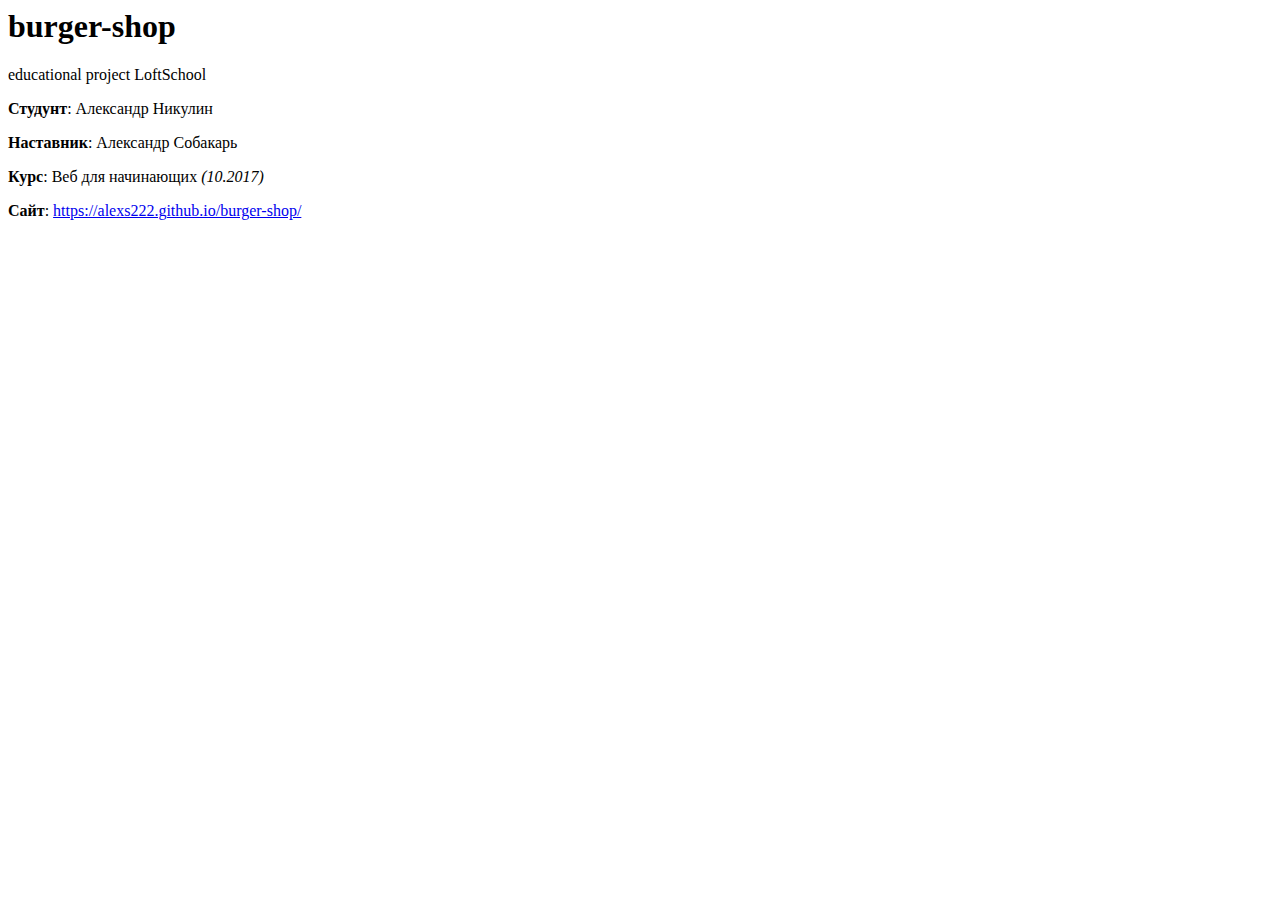
<file: README.html>
<html>
      <head>
        <meta charset="UTF-8">
        <title>README.md</title>
      </head>
      <body>
        <h1 id="burger-shop">burger-shop</h1>
<p>educational project LoftSchool</p>
<p><strong>Студунт</strong>: Александр Никулин</p>
<p><strong>Наставник</strong>: Александр Собакарь</p>
<p><strong>Курс</strong>: Веб для начинающих <em>(10.2017)</em></p>
<p><strong>Сайт</strong>: <a href="https://alexs222.github.io/burger-shop/">https://alexs222.github.io/burger-shop/</a></p>

      </body>
    </html>
</file>
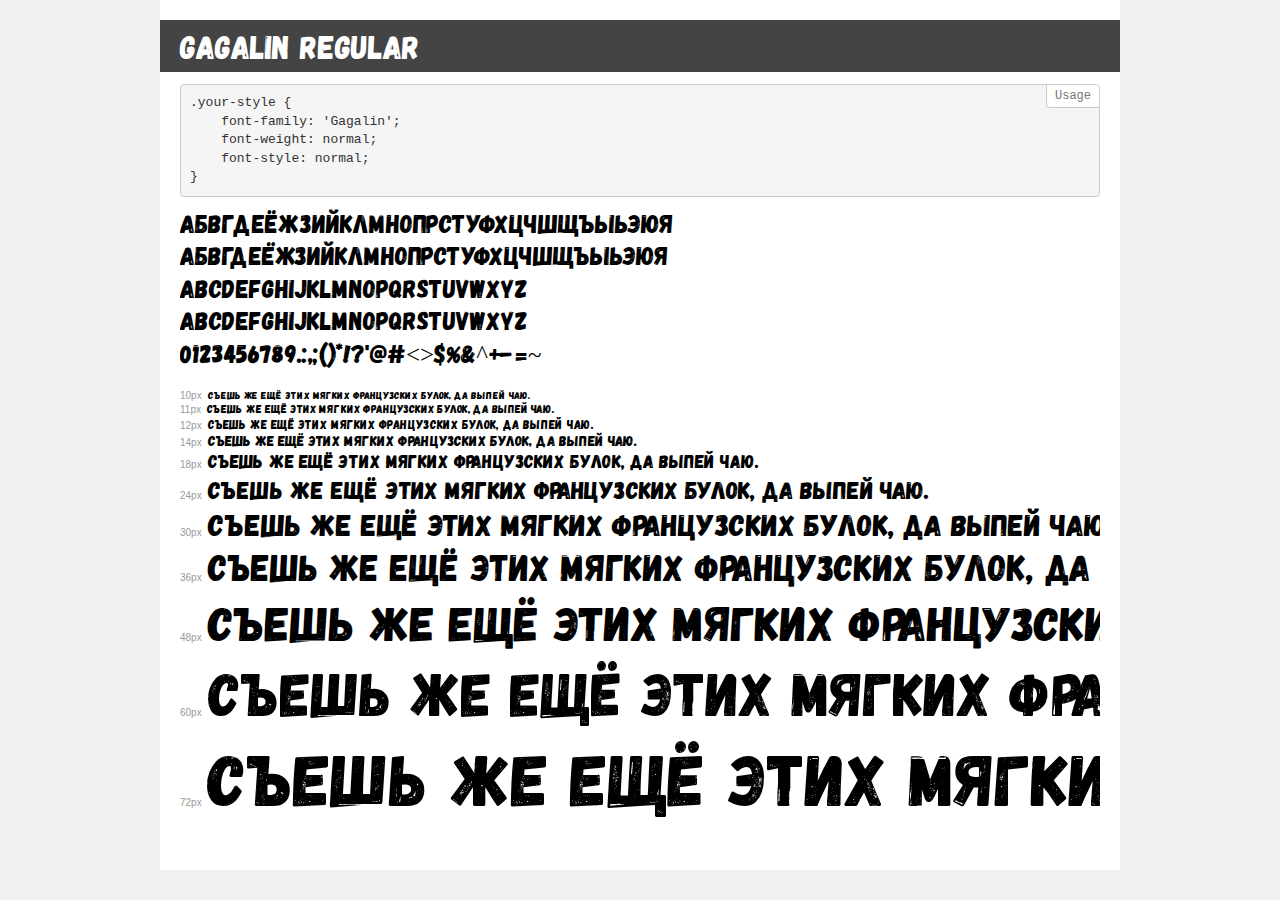
<file: fonts/gagalin/demo.html>
<!DOCTYPE html>
<html>
<head>
	<meta charset="utf-8">
	<meta http-equiv="X-UA-Compatible" content="IE=edge">
	<meta name="viewport" content="width=device-width, initial-scale=1">
	<meta name="robots" content="noindex, noarchive">
	<title>Transfonter demo</title>
	<link href="stylesheet.css" rel="stylesheet">
	<style>
		/*
		http://meyerweb.com/eric/tools/css/reset/
		v2.0 | 20110126
		License: none (public domain)
		*/
		html, body, div, span, applet, object, iframe,
		h1, h2, h3, h4, h5, h6, p, blockquote, pre,
		a, abbr, acronym, address, big, cite, code,
		del, dfn, em, img, ins, kbd, q, s, samp,
		small, strike, strong, sub, sup, tt, var,
		b, u, i, center,
		dl, dt, dd, ol, ul, li,
		fieldset, form, label, legend,
		table, caption, tbody, tfoot, thead, tr, th, td,
		article, aside, canvas, details, embed,
		figure, figcaption, footer, header, hgroup,
		menu, nav, output, ruby, section, summary,
		time, mark, audio, video {
			margin: 0;
			padding: 0;
			border: 0;
			font-size: 100%;
			font: inherit;
			vertical-align: baseline;
		}
		/* HTML5 display-role reset for older browsers */
		article, aside, details, figcaption, figure,
		footer, header, hgroup, menu, nav, section {
			display: block;
		}
		body {
			line-height: 1;
		}
		ol, ul {
			list-style: none;
		}
		blockquote, q {
			quotes: none;
		}
		blockquote:before, blockquote:after,
		q:before, q:after {
			content: '';
			content: none;
		}
		table {
			border-collapse: collapse;
			border-spacing: 0;
		}
		/* common styles */
		body {
			background: #f1f1f1;
			color: #000;
		}
		.page {
			background: #fff;
			width: 920px;
			margin: 0 auto;
			padding: 20px 20px 0 20px;
			overflow: hidden;
		}
		.font-container {
			overflow-x: auto;
			overflow-y: hidden;
			margin-bottom: 40px;
			line-height: 1.3;
			white-space: nowrap;
			padding-bottom: 5px;
		}
		h1 {
			position: relative;
			background: #444;
			font-size: 32px;
			color: #fff;
			padding: 10px 20px;
			margin: 0 -20px 12px -20px;
		}
		.letters {
			font-size: 25px;
			margin-bottom: 20px;
		}
		.s10:before {
			content: '10px';
		}
		.s11:before {
			content: '11px';
		}
		.s12:before {
			content: '12px';
		}
		.s14:before {
			content: '14px';
		}
		.s18:before {
			content: '18px';
		}
		.s24:before {
			content: '24px';
		}
		.s30:before {
			content: '30px';
		}
		.s36:before {
			content: '36px';
		}
		.s48:before {
			content: '48px';
		}
		.s60:before {
			content: '60px';
		}
		.s72:before {
			content: '72px';
		}
		.s10:before, .s11:before, .s12:before, .s14:before,
		.s18:before, .s24:before, .s30:before, .s36:before,
		.s48:before, .s60:before, .s72:before {
			font-family: Arial, sans-serif;
			font-size: 10px;
			font-weight: normal;
			font-style: normal;
			color: #999;
			padding-right: 6px;
		}
		pre {
			display: block;
			position: relative;
			padding: 9px;
			margin: 0 0 10px;
			font-family: Monaco, Menlo, Consolas, "Courier New", monospace !important;
			font-size: 13px;
			line-height: 1.428571429;
			color: #333;
			font-weight: normal !important;
			font-style: normal !important;
			background-color: #f5f5f5;
			border: 1px solid #ccc;
			overflow-x: auto;
			border-radius: 4px;
		}
		pre:after {
			display: block;
			position: absolute;
			right: 0;
			top: 0;
			content: 'Usage';
			line-height: 1;
			padding: 5px 8px;
			font-size: 12px;
			color: #767676;
			background-color: #fff;
			border: 1px solid #ccc;
			border-right: none;
			border-top: none;
			border-radius: 0 4px 0 4px;
			z-index: 10;
		}
		/* responsive */
		@media (max-width: 959px) {
			.page {
				width: auto;
				margin: 0;
			}
		}
	</style>
</head>
<body>
<div class="page">
	<div class="demo" style="font-family: 'Gagalin'; font-weight: normal; font-style: normal;">
		<h1>Gagalin Regular</h1>
		<pre>.your-style {
    font-family: 'Gagalin';
    font-weight: normal;
    font-style: normal;
}</pre>
		<div class="font-container">
			<p class="letters">
				абвгдеёжзийклмнопрстуфхцчшщъыьэюя <br />
				АБВГДЕЁЖЗИЙКЛМНОПРСТУФХЦЧШЩЪЫЬЭЮЯ <br />
				abcdefghijklmnopqrstuvwxyz <br />
				ABCDEFGHIJKLMNOPQRSTUVWXYZ <br />				0123456789.:,;()*!?'@#<>$%&^+-=~
			</p>
			<p class="s10" style="font-size: 10px;">Съешь же ещё этих мягких французских булок, да выпей чаю.</p>
			<p class="s11" style="font-size: 11px;">Съешь же ещё этих мягких французских булок, да выпей чаю.</p>
			<p class="s12" style="font-size: 12px;">Съешь же ещё этих мягких французских булок, да выпей чаю.</p>
			<p class="s14" style="font-size: 14px;">Съешь же ещё этих мягких французских булок, да выпей чаю.</p>
			<p class="s18" style="font-size: 18px;">Съешь же ещё этих мягких французских булок, да выпей чаю.</p>
			<p class="s24" style="font-size: 24px;">Съешь же ещё этих мягких французских булок, да выпей чаю.</p>
			<p class="s30" style="font-size: 30px;">Съешь же ещё этих мягких французских булок, да выпей чаю.</p>
			<p class="s36" style="font-size: 36px;">Съешь же ещё этих мягких французских булок, да выпей чаю.</p>
			<p class="s48" style="font-size: 48px;">Съешь же ещё этих мягких французских булок, да выпей чаю.</p>
			<p class="s60" style="font-size: 60px;">Съешь же ещё этих мягких французских булок, да выпей чаю.</p>
			<p class="s72" style="font-size: 72px;">Съешь же ещё этих мягких французских булок, да выпей чаю.</p>
		</div>
	</div>
</div>
</body>
</html>
</file>
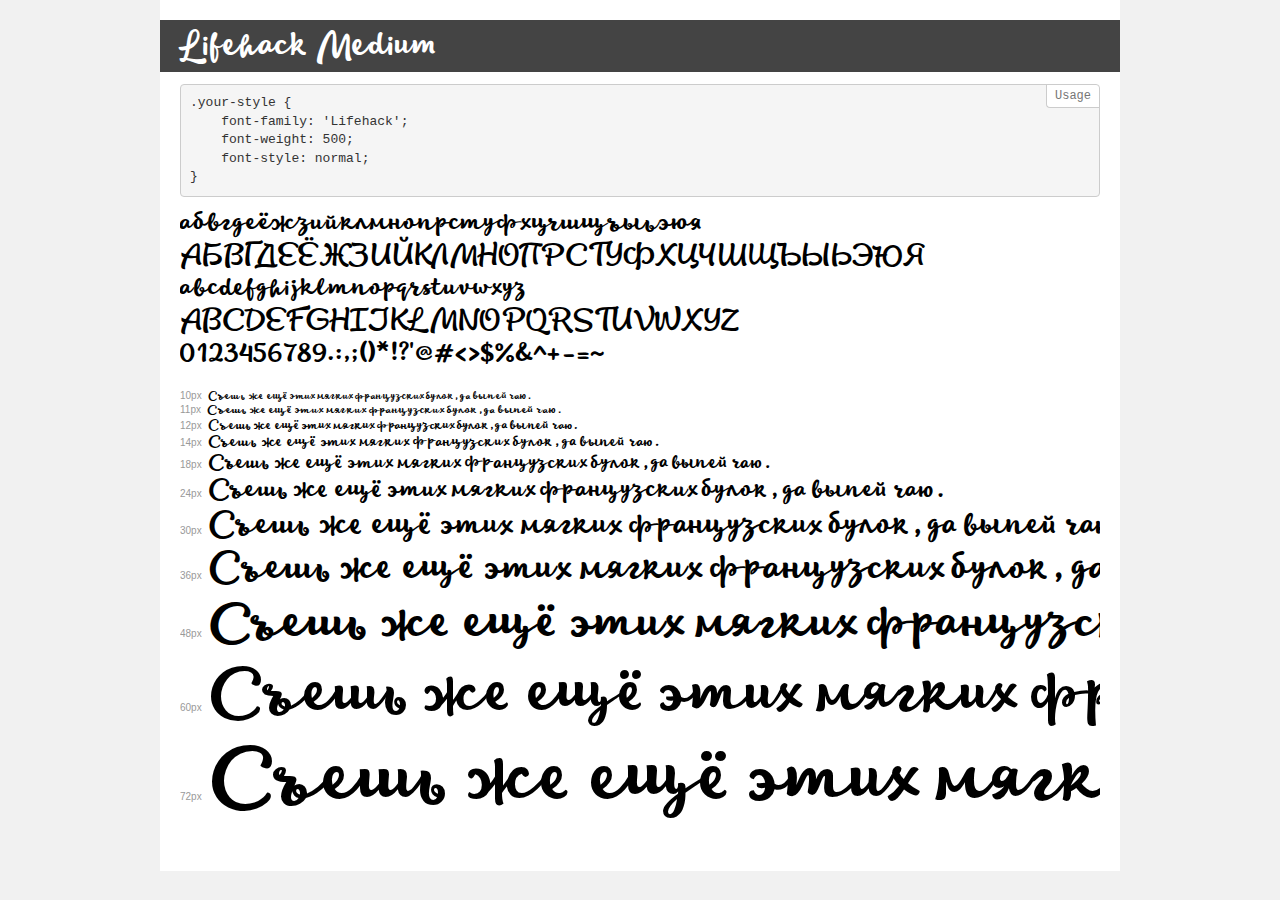
<file: fonts/lifehack_medium/demo.html>
<!DOCTYPE html>
<html>
<head>
	<meta charset="utf-8">
	<meta http-equiv="X-UA-Compatible" content="IE=edge">
	<meta name="viewport" content="width=device-width, initial-scale=1">
	<meta name="robots" content="noindex, noarchive">
	<title>Transfonter demo</title>
	<link href="stylesheet.css" rel="stylesheet">
	<style>
		/*
		http://meyerweb.com/eric/tools/css/reset/
		v2.0 | 20110126
		License: none (public domain)
		*/
		html, body, div, span, applet, object, iframe,
		h1, h2, h3, h4, h5, h6, p, blockquote, pre,
		a, abbr, acronym, address, big, cite, code,
		del, dfn, em, img, ins, kbd, q, s, samp,
		small, strike, strong, sub, sup, tt, var,
		b, u, i, center,
		dl, dt, dd, ol, ul, li,
		fieldset, form, label, legend,
		table, caption, tbody, tfoot, thead, tr, th, td,
		article, aside, canvas, details, embed,
		figure, figcaption, footer, header, hgroup,
		menu, nav, output, ruby, section, summary,
		time, mark, audio, video {
			margin: 0;
			padding: 0;
			border: 0;
			font-size: 100%;
			font: inherit;
			vertical-align: baseline;
		}
		/* HTML5 display-role reset for older browsers */
		article, aside, details, figcaption, figure,
		footer, header, hgroup, menu, nav, section {
			display: block;
		}
		body {
			line-height: 1;
		}
		ol, ul {
			list-style: none;
		}
		blockquote, q {
			quotes: none;
		}
		blockquote:before, blockquote:after,
		q:before, q:after {
			content: '';
			content: none;
		}
		table {
			border-collapse: collapse;
			border-spacing: 0;
		}
		/* common styles */
		body {
			background: #f1f1f1;
			color: #000;
		}
		.page {
			background: #fff;
			width: 920px;
			margin: 0 auto;
			padding: 20px 20px 0 20px;
			overflow: hidden;
		}
		.font-container {
			overflow-x: auto;
			overflow-y: hidden;
			margin-bottom: 40px;
			line-height: 1.3;
			white-space: nowrap;
			padding-bottom: 5px;
		}
		h1 {
			position: relative;
			background: #444;
			font-size: 32px;
			color: #fff;
			padding: 10px 20px;
			margin: 0 -20px 12px -20px;
		}
		.letters {
			font-size: 25px;
			margin-bottom: 20px;
		}
		.s10:before {
			content: '10px';
		}
		.s11:before {
			content: '11px';
		}
		.s12:before {
			content: '12px';
		}
		.s14:before {
			content: '14px';
		}
		.s18:before {
			content: '18px';
		}
		.s24:before {
			content: '24px';
		}
		.s30:before {
			content: '30px';
		}
		.s36:before {
			content: '36px';
		}
		.s48:before {
			content: '48px';
		}
		.s60:before {
			content: '60px';
		}
		.s72:before {
			content: '72px';
		}
		.s10:before, .s11:before, .s12:before, .s14:before,
		.s18:before, .s24:before, .s30:before, .s36:before,
		.s48:before, .s60:before, .s72:before {
			font-family: Arial, sans-serif;
			font-size: 10px;
			font-weight: normal;
			font-style: normal;
			color: #999;
			padding-right: 6px;
		}
		pre {
			display: block;
			position: relative;
			padding: 9px;
			margin: 0 0 10px;
			font-family: Monaco, Menlo, Consolas, "Courier New", monospace !important;
			font-size: 13px;
			line-height: 1.428571429;
			color: #333;
			font-weight: normal !important;
			font-style: normal !important;
			background-color: #f5f5f5;
			border: 1px solid #ccc;
			overflow-x: auto;
			border-radius: 4px;
		}
		pre:after {
			display: block;
			position: absolute;
			right: 0;
			top: 0;
			content: 'Usage';
			line-height: 1;
			padding: 5px 8px;
			font-size: 12px;
			color: #767676;
			background-color: #fff;
			border: 1px solid #ccc;
			border-right: none;
			border-top: none;
			border-radius: 0 4px 0 4px;
			z-index: 10;
		}
		/* responsive */
		@media (max-width: 959px) {
			.page {
				width: auto;
				margin: 0;
			}
		}
	</style>
</head>
<body>
<div class="page">
	<div class="demo" style="font-family: 'Lifehack'; font-weight: 500; font-style: normal;">
		<h1>Lifehack Medium</h1>
		<pre>.your-style {
    font-family: 'Lifehack';
    font-weight: 500;
    font-style: normal;
}</pre>
		<div class="font-container">
			<p class="letters">
				абвгдеёжзийклмнопрстуфхцчшщъыьэюя <br />
				АБВГДЕЁЖЗИЙКЛМНОПРСТУФХЦЧШЩЪЫЬЭЮЯ <br />
				abcdefghijklmnopqrstuvwxyz <br />
				ABCDEFGHIJKLMNOPQRSTUVWXYZ <br />				0123456789.:,;()*!?'@#<>$%&^+-=~
			</p>
			<p class="s10" style="font-size: 10px;">Съешь же ещё этих мягких французских булок, да выпей чаю.</p>
			<p class="s11" style="font-size: 11px;">Съешь же ещё этих мягких французских булок, да выпей чаю.</p>
			<p class="s12" style="font-size: 12px;">Съешь же ещё этих мягких французских булок, да выпей чаю.</p>
			<p class="s14" style="font-size: 14px;">Съешь же ещё этих мягких французских булок, да выпей чаю.</p>
			<p class="s18" style="font-size: 18px;">Съешь же ещё этих мягких французских булок, да выпей чаю.</p>
			<p class="s24" style="font-size: 24px;">Съешь же ещё этих мягких французских булок, да выпей чаю.</p>
			<p class="s30" style="font-size: 30px;">Съешь же ещё этих мягких французских булок, да выпей чаю.</p>
			<p class="s36" style="font-size: 36px;">Съешь же ещё этих мягких французских булок, да выпей чаю.</p>
			<p class="s48" style="font-size: 48px;">Съешь же ещё этих мягких французских булок, да выпей чаю.</p>
			<p class="s60" style="font-size: 60px;">Съешь же ещё этих мягких французских булок, да выпей чаю.</p>
			<p class="s72" style="font-size: 72px;">Съешь же ещё этих мягких французских булок, да выпей чаю.</p>
		</div>
	</div>
</div>
</body>
</html>
</file>
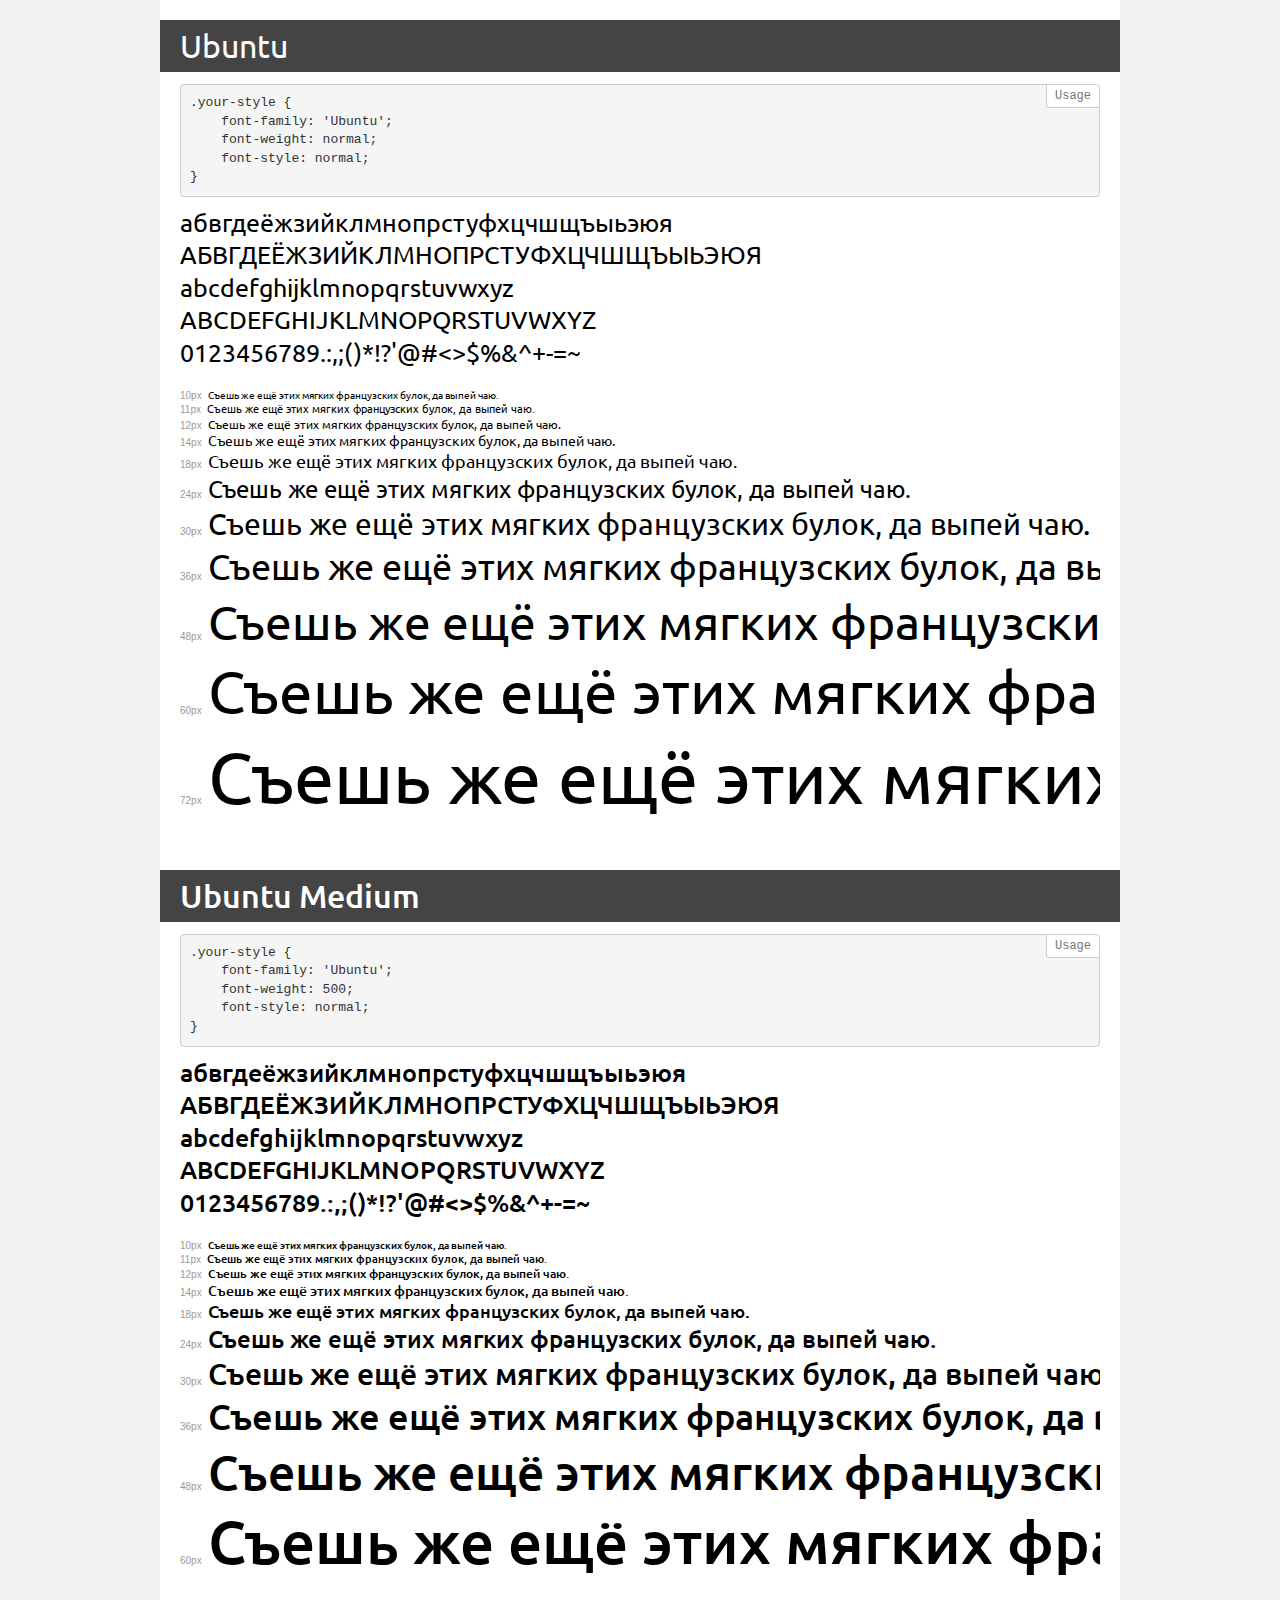
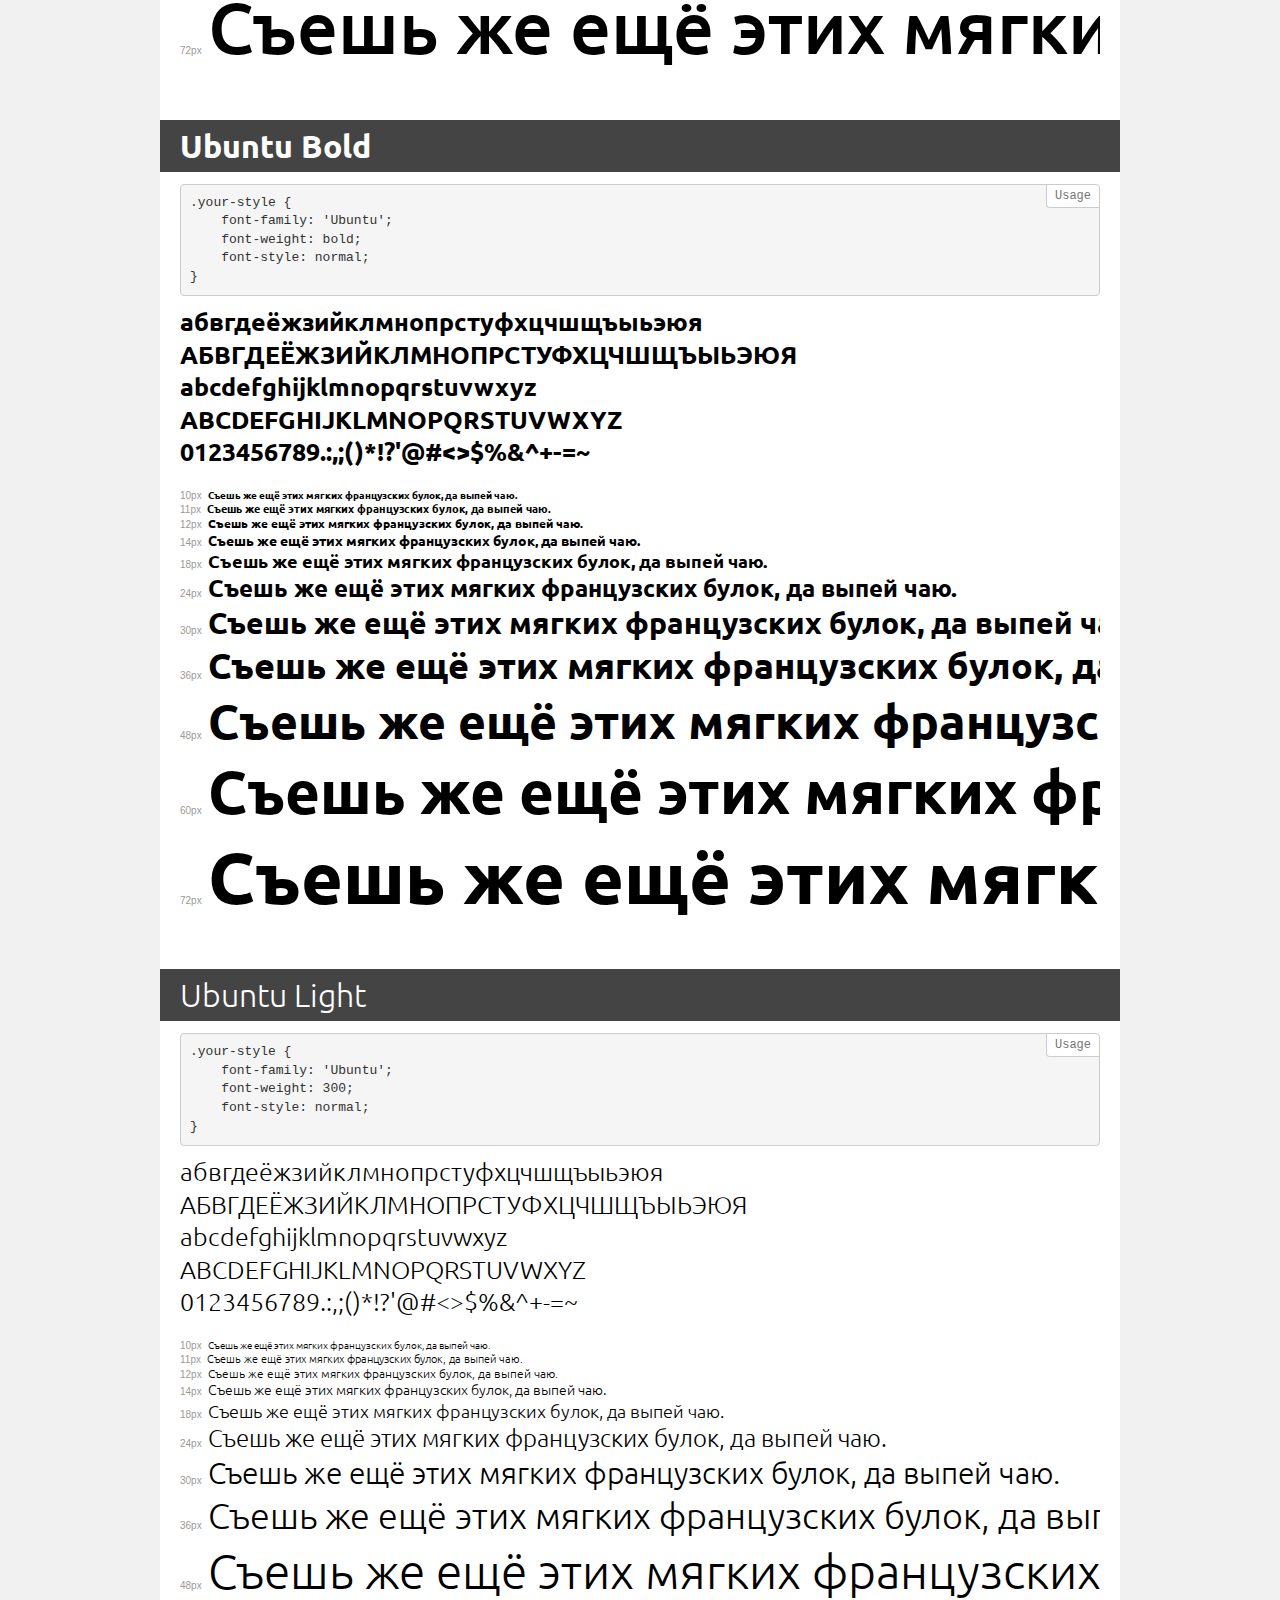
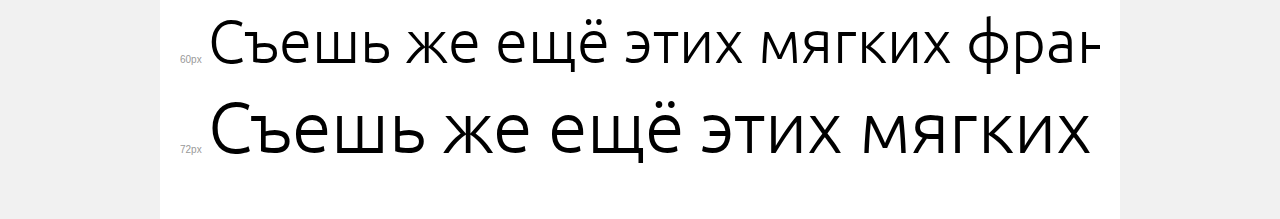
<file: fonts/ubuntu/demo.html>
<!DOCTYPE html>
<html>
<head>
	<meta charset="utf-8">
	<meta http-equiv="X-UA-Compatible" content="IE=edge">
	<meta name="viewport" content="width=device-width, initial-scale=1">
	<meta name="robots" content="noindex, noarchive">
	<title>Transfonter demo</title>
	<link href="stylesheet.css" rel="stylesheet">
	<style>
		/*
		http://meyerweb.com/eric/tools/css/reset/
		v2.0 | 20110126
		License: none (public domain)
		*/
		html, body, div, span, applet, object, iframe,
		h1, h2, h3, h4, h5, h6, p, blockquote, pre,
		a, abbr, acronym, address, big, cite, code,
		del, dfn, em, img, ins, kbd, q, s, samp,
		small, strike, strong, sub, sup, tt, var,
		b, u, i, center,
		dl, dt, dd, ol, ul, li,
		fieldset, form, label, legend,
		table, caption, tbody, tfoot, thead, tr, th, td,
		article, aside, canvas, details, embed,
		figure, figcaption, footer, header, hgroup,
		menu, nav, output, ruby, section, summary,
		time, mark, audio, video {
			margin: 0;
			padding: 0;
			border: 0;
			font-size: 100%;
			font: inherit;
			vertical-align: baseline;
		}
		/* HTML5 display-role reset for older browsers */
		article, aside, details, figcaption, figure,
		footer, header, hgroup, menu, nav, section {
			display: block;
		}
		body {
			line-height: 1;
		}
		ol, ul {
			list-style: none;
		}
		blockquote, q {
			quotes: none;
		}
		blockquote:before, blockquote:after,
		q:before, q:after {
			content: '';
			content: none;
		}
		table {
			border-collapse: collapse;
			border-spacing: 0;
		}
		/* common styles */
		body {
			background: #f1f1f1;
			color: #000;
		}
		.page {
			background: #fff;
			width: 920px;
			margin: 0 auto;
			padding: 20px 20px 0 20px;
			overflow: hidden;
		}
		.font-container {
			overflow-x: auto;
			overflow-y: hidden;
			margin-bottom: 40px;
			line-height: 1.3;
			white-space: nowrap;
			padding-bottom: 5px;
		}
		h1 {
			position: relative;
			background: #444;
			font-size: 32px;
			color: #fff;
			padding: 10px 20px;
			margin: 0 -20px 12px -20px;
		}
		.letters {
			font-size: 25px;
			margin-bottom: 20px;
		}
		.s10:before {
			content: '10px';
		}
		.s11:before {
			content: '11px';
		}
		.s12:before {
			content: '12px';
		}
		.s14:before {
			content: '14px';
		}
		.s18:before {
			content: '18px';
		}
		.s24:before {
			content: '24px';
		}
		.s30:before {
			content: '30px';
		}
		.s36:before {
			content: '36px';
		}
		.s48:before {
			content: '48px';
		}
		.s60:before {
			content: '60px';
		}
		.s72:before {
			content: '72px';
		}
		.s10:before, .s11:before, .s12:before, .s14:before,
		.s18:before, .s24:before, .s30:before, .s36:before,
		.s48:before, .s60:before, .s72:before {
			font-family: Arial, sans-serif;
			font-size: 10px;
			font-weight: normal;
			font-style: normal;
			color: #999;
			padding-right: 6px;
		}
		pre {
			display: block;
			position: relative;
			padding: 9px;
			margin: 0 0 10px;
			font-family: Monaco, Menlo, Consolas, "Courier New", monospace !important;
			font-size: 13px;
			line-height: 1.428571429;
			color: #333;
			font-weight: normal !important;
			font-style: normal !important;
			background-color: #f5f5f5;
			border: 1px solid #ccc;
			overflow-x: auto;
			border-radius: 4px;
		}
		pre:after {
			display: block;
			position: absolute;
			right: 0;
			top: 0;
			content: 'Usage';
			line-height: 1;
			padding: 5px 8px;
			font-size: 12px;
			color: #767676;
			background-color: #fff;
			border: 1px solid #ccc;
			border-right: none;
			border-top: none;
			border-radius: 0 4px 0 4px;
			z-index: 10;
		}
		/* responsive */
		@media (max-width: 959px) {
			.page {
				width: auto;
				margin: 0;
			}
		}
	</style>
</head>
<body>
<div class="page">
	<div class="demo" style="font-family: 'Ubuntu'; font-weight: normal; font-style: normal;">
		<h1>Ubuntu</h1>
		<pre>.your-style {
    font-family: 'Ubuntu';
    font-weight: normal;
    font-style: normal;
}</pre>
		<div class="font-container">
			<p class="letters">
				абвгдеёжзийклмнопрстуфхцчшщъыьэюя <br />
				АБВГДЕЁЖЗИЙКЛМНОПРСТУФХЦЧШЩЪЫЬЭЮЯ <br />
				abcdefghijklmnopqrstuvwxyz <br />
				ABCDEFGHIJKLMNOPQRSTUVWXYZ <br />				0123456789.:,;()*!?'@#<>$%&^+-=~
			</p>
			<p class="s10" style="font-size: 10px;">Съешь же ещё этих мягких французских булок, да выпей чаю.</p>
			<p class="s11" style="font-size: 11px;">Съешь же ещё этих мягких французских булок, да выпей чаю.</p>
			<p class="s12" style="font-size: 12px;">Съешь же ещё этих мягких французских булок, да выпей чаю.</p>
			<p class="s14" style="font-size: 14px;">Съешь же ещё этих мягких французских булок, да выпей чаю.</p>
			<p class="s18" style="font-size: 18px;">Съешь же ещё этих мягких французских булок, да выпей чаю.</p>
			<p class="s24" style="font-size: 24px;">Съешь же ещё этих мягких французских булок, да выпей чаю.</p>
			<p class="s30" style="font-size: 30px;">Съешь же ещё этих мягких французских булок, да выпей чаю.</p>
			<p class="s36" style="font-size: 36px;">Съешь же ещё этих мягких французских булок, да выпей чаю.</p>
			<p class="s48" style="font-size: 48px;">Съешь же ещё этих мягких французских булок, да выпей чаю.</p>
			<p class="s60" style="font-size: 60px;">Съешь же ещё этих мягких французских булок, да выпей чаю.</p>
			<p class="s72" style="font-size: 72px;">Съешь же ещё этих мягких французских булок, да выпей чаю.</p>
		</div>
	</div>
	<div class="demo" style="font-family: 'Ubuntu'; font-weight: 500; font-style: normal;">
		<h1>Ubuntu Medium</h1>
		<pre>.your-style {
    font-family: 'Ubuntu';
    font-weight: 500;
    font-style: normal;
}</pre>
		<div class="font-container">
			<p class="letters">
				абвгдеёжзийклмнопрстуфхцчшщъыьэюя <br />
				АБВГДЕЁЖЗИЙКЛМНОПРСТУФХЦЧШЩЪЫЬЭЮЯ <br />
				abcdefghijklmnopqrstuvwxyz <br />
				ABCDEFGHIJKLMNOPQRSTUVWXYZ <br />				0123456789.:,;()*!?'@#<>$%&^+-=~
			</p>
			<p class="s10" style="font-size: 10px;">Съешь же ещё этих мягких французских булок, да выпей чаю.</p>
			<p class="s11" style="font-size: 11px;">Съешь же ещё этих мягких французских булок, да выпей чаю.</p>
			<p class="s12" style="font-size: 12px;">Съешь же ещё этих мягких французских булок, да выпей чаю.</p>
			<p class="s14" style="font-size: 14px;">Съешь же ещё этих мягких французских булок, да выпей чаю.</p>
			<p class="s18" style="font-size: 18px;">Съешь же ещё этих мягких французских булок, да выпей чаю.</p>
			<p class="s24" style="font-size: 24px;">Съешь же ещё этих мягких французских булок, да выпей чаю.</p>
			<p class="s30" style="font-size: 30px;">Съешь же ещё этих мягких французских булок, да выпей чаю.</p>
			<p class="s36" style="font-size: 36px;">Съешь же ещё этих мягких французских булок, да выпей чаю.</p>
			<p class="s48" style="font-size: 48px;">Съешь же ещё этих мягких французских булок, да выпей чаю.</p>
			<p class="s60" style="font-size: 60px;">Съешь же ещё этих мягких французских булок, да выпей чаю.</p>
			<p class="s72" style="font-size: 72px;">Съешь же ещё этих мягких французских булок, да выпей чаю.</p>
		</div>
	</div>
	<div class="demo" style="font-family: 'Ubuntu'; font-weight: bold; font-style: normal;">
		<h1>Ubuntu Bold</h1>
		<pre>.your-style {
    font-family: 'Ubuntu';
    font-weight: bold;
    font-style: normal;
}</pre>
		<div class="font-container">
			<p class="letters">
				абвгдеёжзийклмнопрстуфхцчшщъыьэюя <br />
				АБВГДЕЁЖЗИЙКЛМНОПРСТУФХЦЧШЩЪЫЬЭЮЯ <br />
				abcdefghijklmnopqrstuvwxyz <br />
				ABCDEFGHIJKLMNOPQRSTUVWXYZ <br />				0123456789.:,;()*!?'@#<>$%&^+-=~
			</p>
			<p class="s10" style="font-size: 10px;">Съешь же ещё этих мягких французских булок, да выпей чаю.</p>
			<p class="s11" style="font-size: 11px;">Съешь же ещё этих мягких французских булок, да выпей чаю.</p>
			<p class="s12" style="font-size: 12px;">Съешь же ещё этих мягких французских булок, да выпей чаю.</p>
			<p class="s14" style="font-size: 14px;">Съешь же ещё этих мягких французских булок, да выпей чаю.</p>
			<p class="s18" style="font-size: 18px;">Съешь же ещё этих мягких французских булок, да выпей чаю.</p>
			<p class="s24" style="font-size: 24px;">Съешь же ещё этих мягких французских булок, да выпей чаю.</p>
			<p class="s30" style="font-size: 30px;">Съешь же ещё этих мягких французских булок, да выпей чаю.</p>
			<p class="s36" style="font-size: 36px;">Съешь же ещё этих мягких французских булок, да выпей чаю.</p>
			<p class="s48" style="font-size: 48px;">Съешь же ещё этих мягких французских булок, да выпей чаю.</p>
			<p class="s60" style="font-size: 60px;">Съешь же ещё этих мягких французских булок, да выпей чаю.</p>
			<p class="s72" style="font-size: 72px;">Съешь же ещё этих мягких французских булок, да выпей чаю.</p>
		</div>
	</div>
	<div class="demo" style="font-family: 'Ubuntu'; font-weight: 300; font-style: normal;">
		<h1>Ubuntu Light</h1>
		<pre>.your-style {
    font-family: 'Ubuntu';
    font-weight: 300;
    font-style: normal;
}</pre>
		<div class="font-container">
			<p class="letters">
				абвгдеёжзийклмнопрстуфхцчшщъыьэюя <br />
				АБВГДЕЁЖЗИЙКЛМНОПРСТУФХЦЧШЩЪЫЬЭЮЯ <br />
				abcdefghijklmnopqrstuvwxyz <br />
				ABCDEFGHIJKLMNOPQRSTUVWXYZ <br />				0123456789.:,;()*!?'@#<>$%&^+-=~
			</p>
			<p class="s10" style="font-size: 10px;">Съешь же ещё этих мягких французских булок, да выпей чаю.</p>
			<p class="s11" style="font-size: 11px;">Съешь же ещё этих мягких французских булок, да выпей чаю.</p>
			<p class="s12" style="font-size: 12px;">Съешь же ещё этих мягких французских булок, да выпей чаю.</p>
			<p class="s14" style="font-size: 14px;">Съешь же ещё этих мягких французских булок, да выпей чаю.</p>
			<p class="s18" style="font-size: 18px;">Съешь же ещё этих мягких французских булок, да выпей чаю.</p>
			<p class="s24" style="font-size: 24px;">Съешь же ещё этих мягких французских булок, да выпей чаю.</p>
			<p class="s30" style="font-size: 30px;">Съешь же ещё этих мягких французских булок, да выпей чаю.</p>
			<p class="s36" style="font-size: 36px;">Съешь же ещё этих мягких французских булок, да выпей чаю.</p>
			<p class="s48" style="font-size: 48px;">Съешь же ещё этих мягких французских булок, да выпей чаю.</p>
			<p class="s60" style="font-size: 60px;">Съешь же ещё этих мягких французских булок, да выпей чаю.</p>
			<p class="s72" style="font-size: 72px;">Съешь же ещё этих мягких французских булок, да выпей чаю.</p>
		</div>
	</div>
</div>
</body>
</html>
</file>
<file: fonts/gagalin/stylesheet.css>
/* This stylesheet generated by Transfonter (https://transfonter.org) on October 24, 2017 9:58 PM */

@font-face {
	font-family: 'Gagalin';
	src: url('Gagalin-Regular.eot');
	src: url('Gagalin-Regular.eot?#iefix') format('embedded-opentype'),
		url('Gagalin-Regular.woff2') format('woff2'),
		url('Gagalin-Regular.woff') format('woff'),
		url('Gagalin-Regular.ttf') format('truetype');
	font-weight: normal;
	font-style: normal;
}
</file>
<file: fonts/lifehack_medium/stylesheet.css>
/* This stylesheet generated by Transfonter (https://transfonter.org) on October 24, 2017 9:49 PM */

@font-face {
	font-family: 'Lifehack';
	src: url('Lifehack-Medium.eot');
	src: url('Lifehack-Medium.eot?#iefix') format('embedded-opentype'),
		url('Lifehack-Medium.woff2') format('woff2'),
		url('Lifehack-Medium.woff') format('woff'),
		url('Lifehack-Medium.ttf') format('truetype');
	font-weight: 500;
	font-style: normal;
}
</file>
<file: fonts/ubuntu/stylesheet.css>
/* This stylesheet generated by Transfonter (https://transfonter.org) on October 24, 2017 10:03 PM */

@font-face {
	font-family: 'Ubuntu';
	src: url('Ubuntu.eot');
	src: url('Ubuntu.eot?#iefix') format('embedded-opentype'),
		url('Ubuntu.woff2') format('woff2'),
		url('Ubuntu.woff') format('woff'),
		url('Ubuntu.ttf') format('truetype');
	font-weight: normal;
	font-style: normal;
}

@font-face {
	font-family: 'Ubuntu';
	src: url('Ubuntu-Medium.eot');
	src: url('Ubuntu-Medium.eot?#iefix') format('embedded-opentype'),
		url('Ubuntu-Medium.woff2') format('woff2'),
		url('Ubuntu-Medium.woff') format('woff'),
		url('Ubuntu-Medium.ttf') format('truetype');
	font-weight: 500;
	font-style: normal;
}

@font-face {
	font-family: 'Ubuntu';
	src: url('Ubuntu-Bold.eot');
	src: url('Ubuntu-Bold.eot?#iefix') format('embedded-opentype'),
		url('Ubuntu-Bold.woff2') format('woff2'),
		url('Ubuntu-Bold.woff') format('woff'),
		url('Ubuntu-Bold.ttf') format('truetype');
	font-weight: bold;
	font-style: normal;
}

@font-face {
	font-family: 'Ubuntu';
	src: url('Ubuntu-Light.eot');
	src: url('Ubuntu-Light.eot?#iefix') format('embedded-opentype'),
		url('Ubuntu-Light.woff2') format('woff2'),
		url('Ubuntu-Light.woff') format('woff'),
		url('Ubuntu-Light.ttf') format('truetype');
	font-weight: 300;
	font-style: normal;
}
</file>
